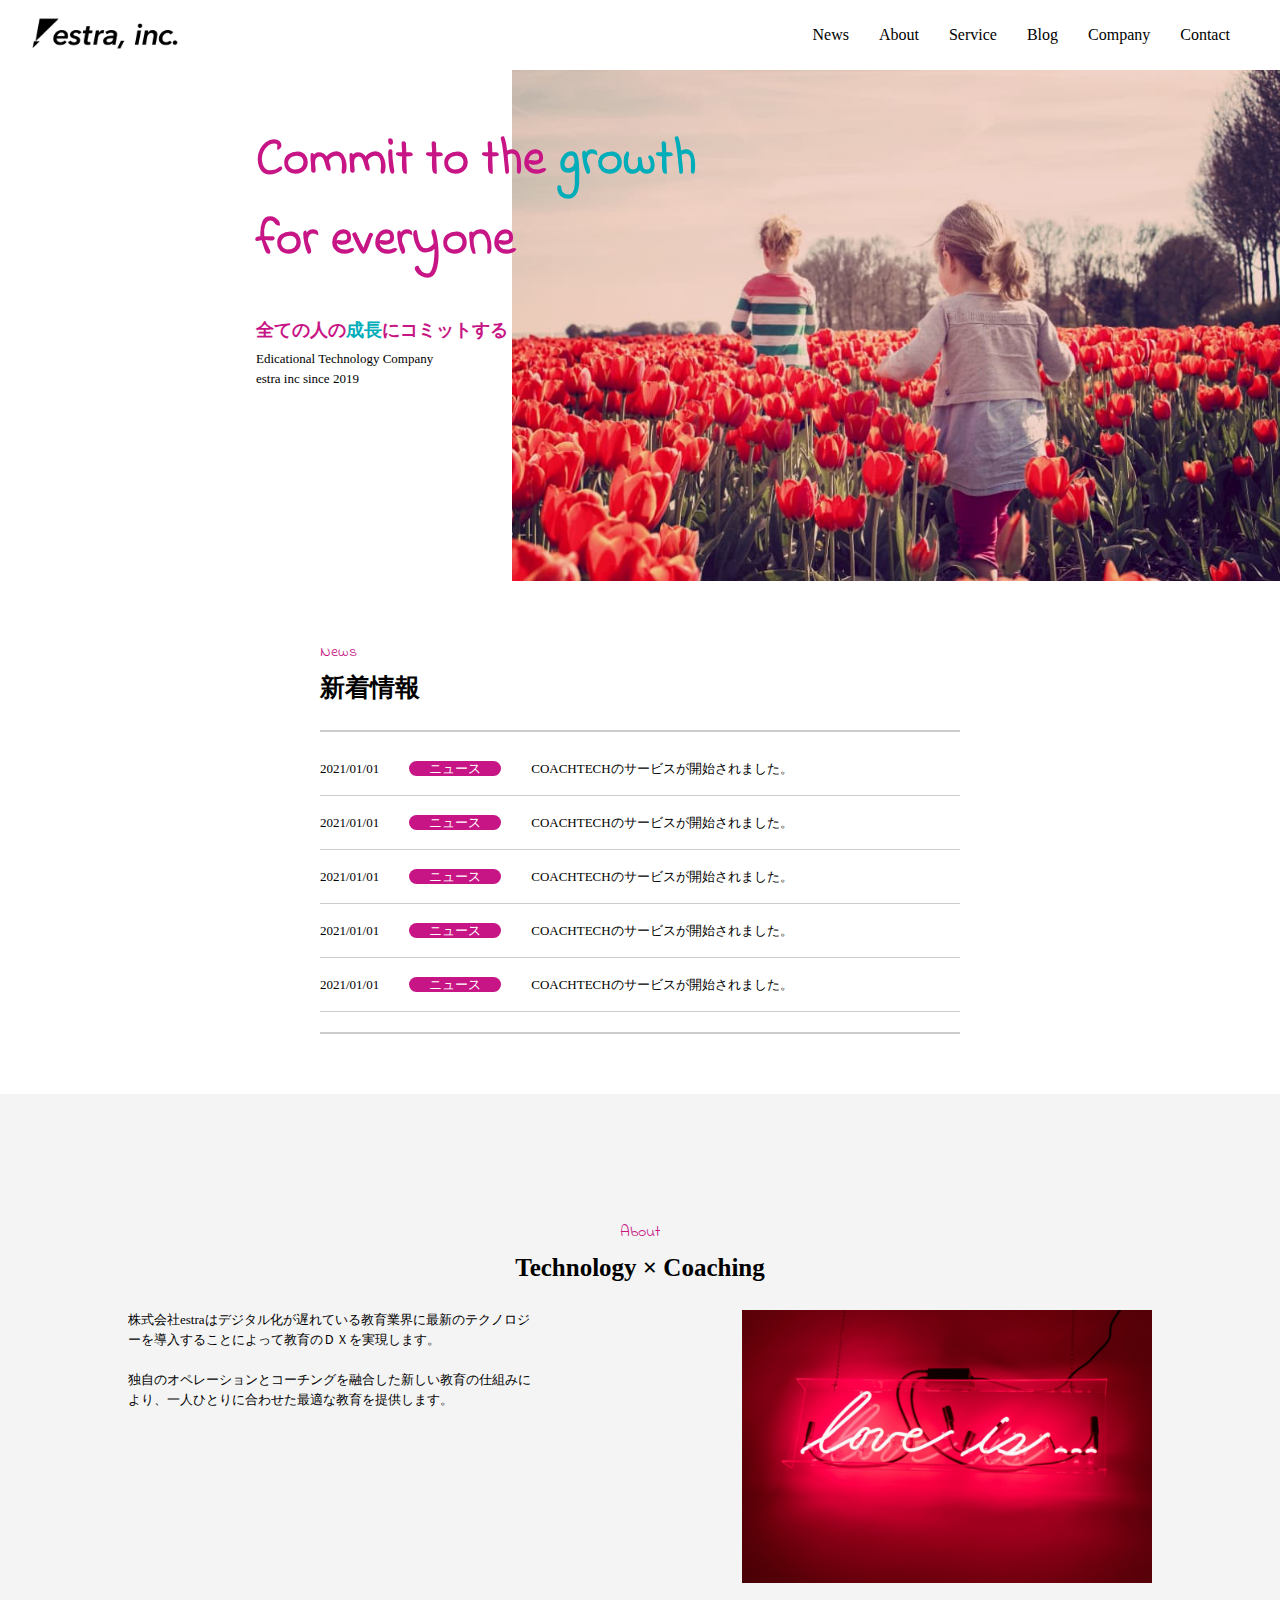
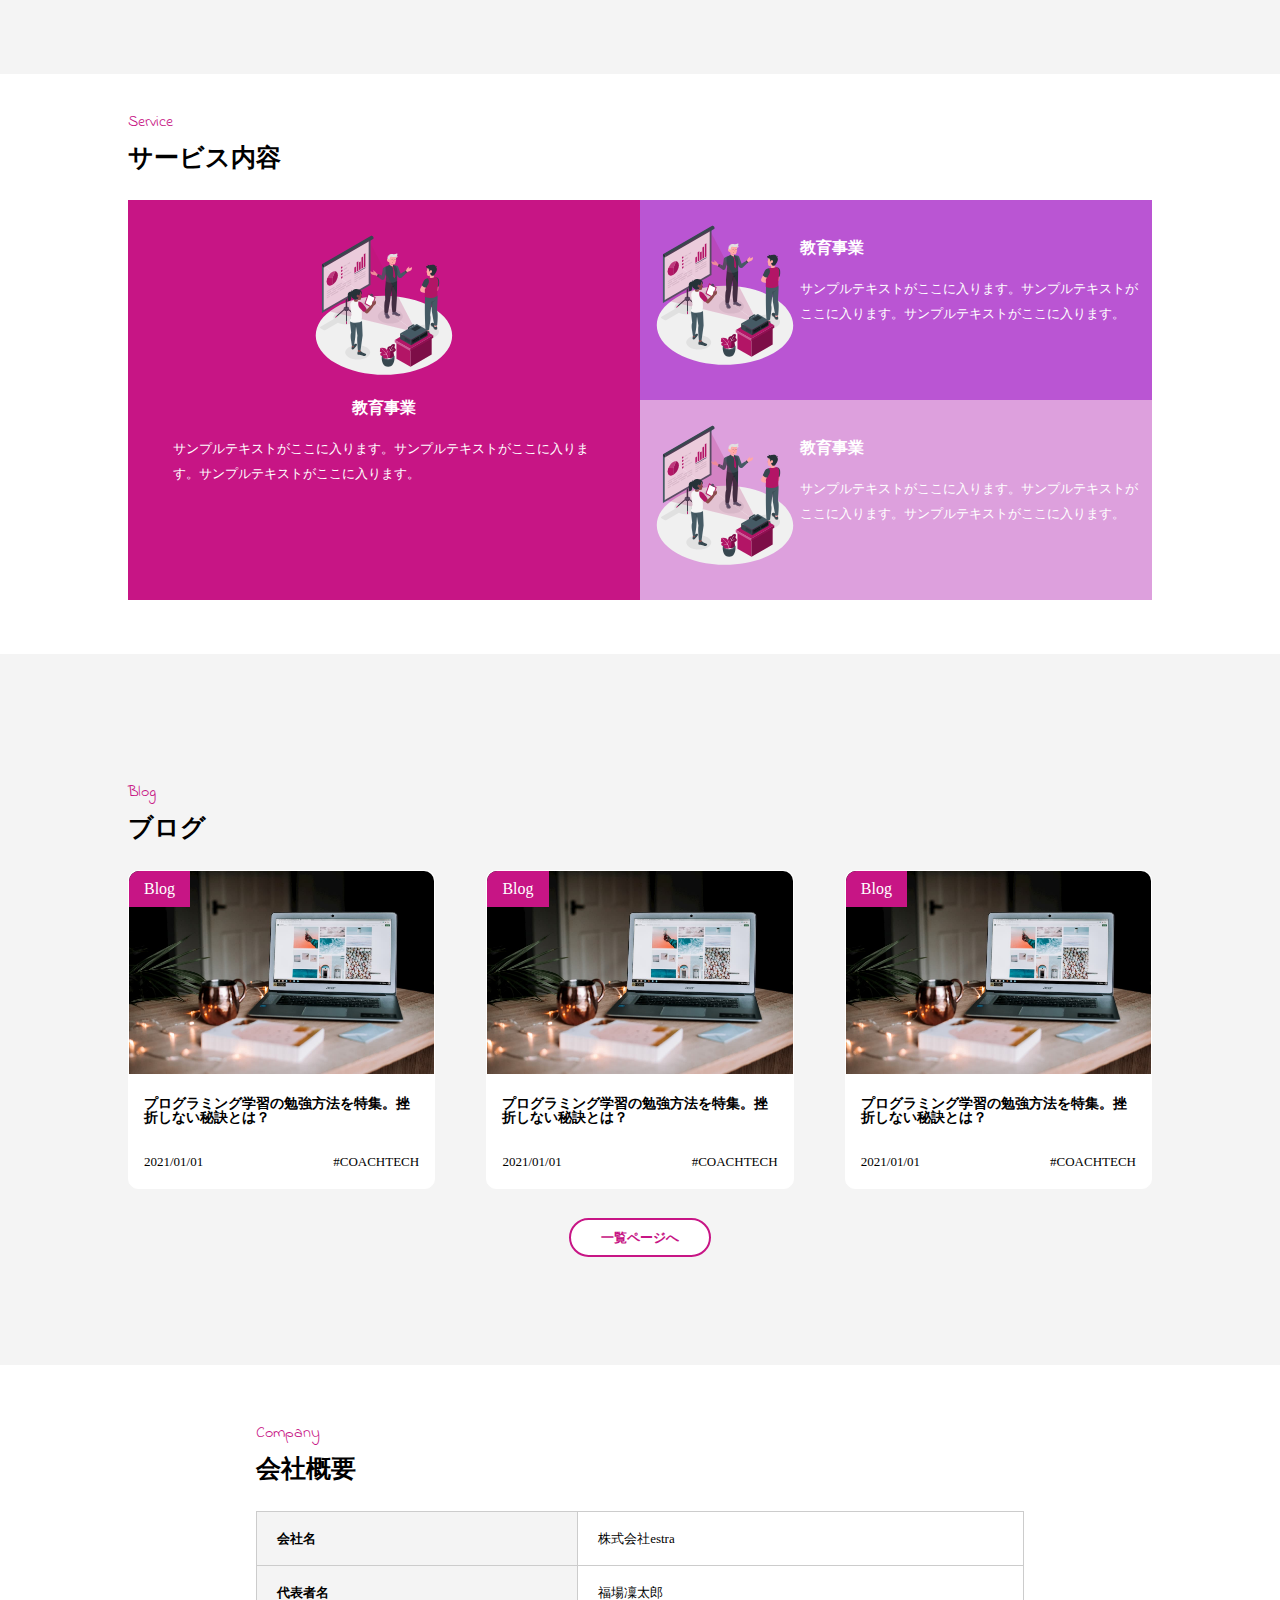
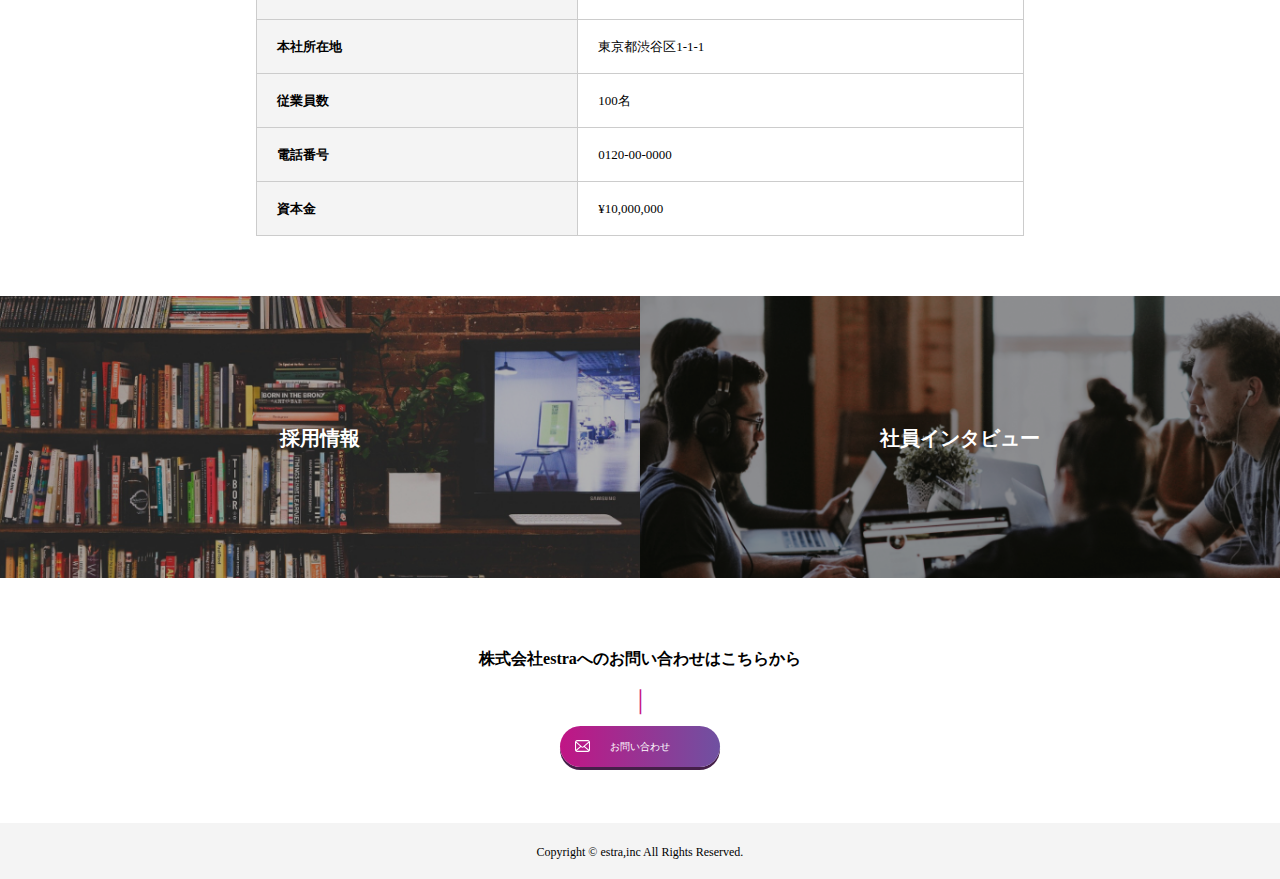
<file: 20210718_takahashi/index.html>
<!DOCTYPE html>
<html lang="ja">

<head>
  <meta charset="UTF-8">
  <meta http-equiv="X-UA-Compatible" content="IE=edge">
  <meta name="viewport" content="width=device-width, initial-scale=1.0">
  <title>株式会社estra</title>
  <link rel="stylesheet" href="./css/reset.css">
  <link rel="stylesheet" href="./css/style.css">
  <link rel="preconnect" href="https://fonts.googleapis.com">
  <link rel="preconnect" href="https://fonts.gstatic.com" crossorigin>
  <link href="https://fonts.googleapis.com/css2?family=Indie+Flower&display=swap" rel="stylesheet">
</head>

<body>
  <header class="header">
    <div class="header-ttl">
      <a href="./index.html">
        <img src="./img/estra_logo.png" alt="estra, inc.">
      </a>
    </div>
    <nav class="header-nav">
      <ul class="header-nav-list">
        <li class="header-nav-item">
          <a href="#news">News</a>
        </li>
        <li class="header-nav-item">
          <a href="#about">About</a>
        </li>
        <li class="header-nav-item">
          <a href="#service">Service</a>
        </li>
        <li class="header-nav-item">
          <a href="#blog">Blog</a>
        </li>
        <li class="header-nav-item">
          <a href="#company">Company</a>
        </li>
        <li class="header-nav-item">
          <a href="#contact">Contact</a>
        </li>
      </ul>
    </nav>
  </header>
  <main class="main">
    <div class="content-header">
      <div class="content-header-img">
        <img src="./img/firstview.jpg" alt="firstview">
      </div>
      <div class="content-header-msg">
        <div class="content-header-msg-main">
          <h1>Commit to the <span>growth</span><br>for everyone</h1>
          <p>全ての人の<span>成長</span>にコミットする</p>
        </div>
        <p class="content-header-msg-sub">
          Edicational Technology Company<br>estra inc since 2019
        </p>
      </div>
    </div>
    <div class="content-item">
      <div class="content-news" id="news">
        <div class="content-ttl">
          <p>News</p>
          <h2>新着情報</h2>
        </div>
        <div class="content-news-topic">
          <dl>
            <dt>2021/01/01<span>ニュース</span></dt>
            <dd>COACHTECHのサービスが開始されました。</dd>
          </dl>
          <dl>
            <dt>2021/01/01<span>ニュース</span></dt>
            <dd>COACHTECHのサービスが開始されました。</dd>
          </dl>
          <dl>
            <dt>2021/01/01<span>ニュース</span></dt>
            <dd>COACHTECHのサービスが開始されました。</dd>
          </dl>
          <dl>
            <dt>2021/01/01<span>ニュース</span></dt>
            <dd>COACHTECHのサービスが開始されました。</dd>
          </dl>
          <dl>
            <dt>2021/01/01<span>ニュース</span></dt>
            <dd>COACHTECHのサービスが開始されました。</dd>
          </dl>
        </div>
      </div>
      <div class="content-back">
        <div class="content-about" id="about">
          <div class="content-ttl">
            <p>About</p>
            <h2>Technology × Coaching</h2>
          </div>
          <div class="content-about-topic">
            <div class="content-about-text">
              <p>株式会社estraはデジタル化が遅れている教育業界に最新のテクノロジーを導入することによって教育のＤＸを実現します。</p>
              <p>独自のオペレーションとコーチングを融合した新しい教育の仕組みにより、一人ひとりに合わせた最適な教育を提供します。</p>
            </div>
            <div class="content-about-img">
              <img src="./img/about.jpg" alt="about">
            </div>
          </div>
        </div>
      </div>
      <div class="content-service" id="service">
        <div class="content-ttl">
          <p>Service</p>
          <h2>サービス内容</h2>
        </div>
        <div class="content-service-header">
          <div class="content-service-item01">
            <div class="content-service-img">
              <img src="./img/service__first.svg" alt="service__first">
            </div>
            <h3 class="content-service-ttl">
              教育事業
            </h3>
            <div class="content-service-text">
              サンプルテキストがここに入ります。サンプルテキストがここに入ります。サンプルテキストがここに入ります。
            </div>
          </div>
          <div class="content-service-item02">
            <div class="content-service-img">
              <img src="./img/service__first.svg" alt="service__first">
            </div>
            <h3 class="content-service-ttl">
              教育事業
            </h3>
            <div class="content-service-text">
              サンプルテキストがここに入ります。サンプルテキストがここに入ります。サンプルテキストがここに入ります。
            </div>
          </div>
          <div class="content-service-item03">
            <div class="content-service-img">
              <img src="./img/service__first.svg" alt="service__first">
            </div>
            <h3 class="content-service-ttl">
              教育事業
            </h3>
            <div class="content-service-text">
              サンプルテキストがここに入ります。サンプルテキストがここに入ります。サンプルテキストがここに入ります。
            </div>
          </div>
        </div>
      </div>
      <div class="content-back">
        <div class="content-blog" id="blog">
          <div class="content-ttl">
            <p>Blog</p>
            <h2>ブログ</h2>
          </div>
          <div class="content-blog-wrapper">
            <div class="content-blog-card">
              <div class="content-blog-header">
                <p>Blog</p>
                <div class="content-blog-img">
                  <img src="./img/blog__first.jpg" alt="blog-first">
                </div>
              </div>
              <div class="content-blog-content">
                <h3 class="content-blog-ttl">
                  プログラミング学習の勉強方法を特集。挫折しない秘訣とは？
                </h3>
                <div class="content-blog-tag">
                  <p>2021/01/01</p>
                  <p>#COACHTECH</p>
                </div>
              </div>
            </div>
            <div class="content-blog-card">
              <div class="content-blog-header">
                <p>Blog</p>
                <div class="content-blog-img">
                  <img src="./img/blog__first.jpg" alt="blog-first">
                </div>
              </div>
              <div class="content-blog-content">
                <h3 class="content-blog-ttl">
                  プログラミング学習の勉強方法を特集。挫折しない秘訣とは？
                </h3>
                <div class="content-blog-tag">
                  <p>2021/01/01</p>
                  <p>#COACHTECH</p>
                </div>
              </div>
            </div>
            <div class="content-blog-card">
              <div class="content-blog-header">
                <p>Blog</p>
                <div class="content-blog-img">
                  <img src="./img/blog__first.jpg" alt="blog-first">
                </div>
              </div>
              <div class="content-blog-content">
                <h3 class="content-blog-ttl">
                  プログラミング学習の勉強方法を特集。挫折しない秘訣とは？
                </h3>
                <div class="content-blog-tag">
                  <p>2021/01/01</p>
                  <p>#COACHTECH</p>
                </div>
              </div>
            </div>
          </div>
          <div class="content-blog-link">
            <a href="">一覧ページへ</a>
          </div>
        </div>
      </div>
      <div class="content-company" id="company">
        <div class="content-ttl">
          <p>Company</p>
          <h2>会社概要</h2>
        </div>
        <table class="content-company-table">
          <tr>
            <th>会社名</th>
            <td>株式会社estra</td>
          </tr>
          <tr>
            <th>代表者名</th>
            <td>福場凜太郎</td>
          </tr>
          <tr>
            <th>本社所在地</th>
            <td>東京都渋谷区1-1-1</td>
          </tr>
          <tr>
            <th>従業員数</th>
            <td>100名</td>
          </tr>
          <tr>
            <th>電話番号</th>
            <td>0120-00-0000</td>
          </tr>
          <tr>
            <th>資本金</th>
            <td>&yen;10,000,000</td>
          </tr>
        </table>
      </div>
    </div>
    <div class="content-contact" id="contact">
      <div class="content-contact-link">
        <div class="content-contact-item">
          <a href="">
            <p>採用情報</p>
            <img src="./img/recruit.png" alt="">
          </a>
        </div>
        <div class="content-contact-item">
          <a href="">
            <p>社員インタビュー</p>
            <img src="./img/interview.png" alt="">
          </a>
        </div>
      </div>
      <div class="content-contact-form">
        <p class="content-contact-form-msg">
          株式会社estraへのお問い合わせはこちらから
        </p>
        <p class="content-contact-form-line">｜</p>
        <a class="form-btn" href="">お問い合わせ</a>
      </div>
    </div>

  </main>
  <footer class="footer">
    <small class="copyright">
      Copyright &copy; estra,inc All Rights Reserved.
    </small>
  </footer>
</body>

</html>
</file>
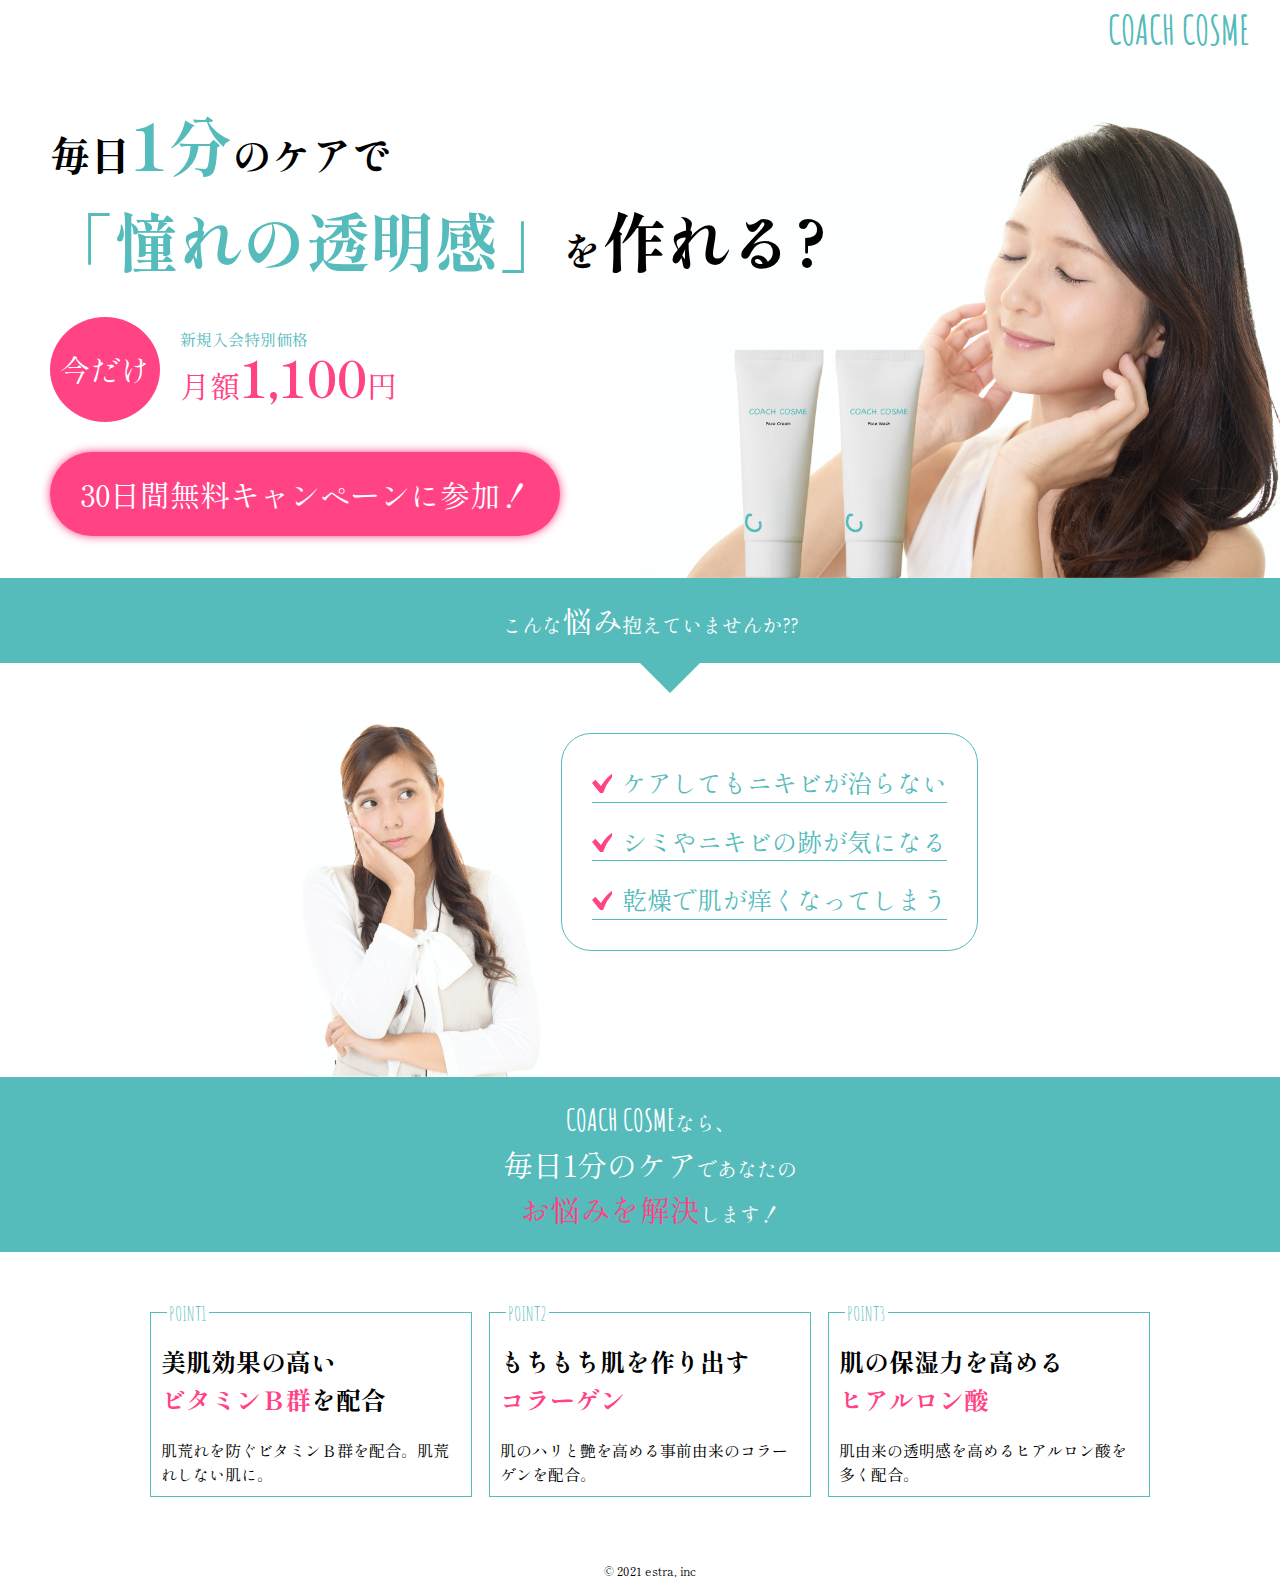
<file: 20210828takahashi/index.html>
<!DOCTYPE html>
<html lang="ja">
<head>
  <meta charset="UTF-8">
  <meta http-equiv="X-UA-Compatible" content="IE=edge">
  <meta name="viewport" content="width=device-width, initial-scale=1.0">
  <title>静的Webデザイン確認テスト</title>
  <link rel="preconnect" href="https://fonts.googleapis.com">
  <link rel="preconnect" href="https://fonts.gstatic.com" crossorigin>
  <link href="https://fonts.googleapis.com/css2?family=Amatic+SC&family=Shippori+Mincho&display=swap" rel="stylesheet">
  <link rel="stylesheet" href="./css/reset.css">
  <link rel="stylesheet" href="./css/index.css">
</head>
<body>
  <header class="header">
    <p class="logo-item header-logo">COACH COSME</p>
  </header>
  <main>
    <div class="firstview">
      <img src="./img/fv.png" alt="#">
      <div class="firstview__desc">
        <h1 class="firstview__desc__title">
          毎日<strong>1分</strong>のケアで<br><strong>「憧れの透明感」</strong>を<strong>作れる?</strong>
        </h1>
        <div class="firstview__desc__price">
          <p class="firstview__desc__price--logo">今だけ</p>
          <div class="firstview__desc__price--msg">
            <p class="firstview__desc__price--msg-top">新規入会特別価格</p>
            <p class="firstview__desc__price--msg-bottom">月額<strong>1,100</strong>円</p>
          </div>
        </div>
        <button class="firstview__desc__btn">30日間無料キャンペーンに参加！</button>
      </div>
    </div>
    <section>
      <div class="main__section-title main__article">
        <p>こんな<strong>悩み</strong>抱えていませんか??</p>
      </div>
      <div class="marin__article__section">
        <div class="main__trouble">
          <img src="./img/trouble-img.png" alt="#">
          <div class="main__trouble__item">
            <ul>
              <li class="main__trouble__list">ケアしてもニキビが治らない</li>
              <li class="main__trouble__list">シミやニキビの跡が気になる</li>
              <li class="main__trouble__list">乾燥で肌が痒くなってしまう</li>
            </ul>
          </div>
        </div>
      </div>
    </section>
    <section>
      <div class="main__section-title main__solution__title">
        <p>
          <strong  class="logo-item">COACH COSME</strong>なら、<br><strong>毎日1分のケア</strong>であなたの<br><strong>お悩みを解決</strong>します！
        </p>
      </div>
      <div class="marin__article__section main__solution">
        <div class="main__solution__wrap">
          <div class="main__solution__card">
            <p class="main__solution__point">POINT1</p>
            <div class="main__solution__card__content">
              <p class="main__solution__card__content--main">美肌効果の高い<br><span>ビタミンＢ群</span>を配合</p>
              <p>肌荒れを防ぐビタミンＢ群を配合。肌荒れしない肌に。</p>
            </div>
          </div>
          <div class="main__solution__card">
            <p class="main__solution__point">POINT2</p>
            <div class="main__solution__card__content">
              <p class="main__solution__card__content--main">もちもち肌を作り出す<br><span>コラーゲン</span></p>
              <p>肌のハリと艶を高める事前由来のコラーゲンを配合。</p>
            </div>
          </div>
          <div class="main__solution__card">
            <p class="main__solution__point">POINT3</p>
            <div class="main__solution__card__content">
              <p class="main__solution__card__content--main">肌の保湿力を高める<br><span>ヒアルロン酸</span></p>
              <p>肌由来の透明感を高めるヒアルロン酸を多く配合。</p>
            </div>
          </div>
        </div>
      </div>
    </section>
  </main>
  <footer class="footer">
    <small>&copy 2021 estra, inc</small>
  </footer>
</body>
</html>
</file>
<file: 20210718_takahashi/css/style.css>
a {
  text-decoration: none;
  color: inherit;
}
.header {
  display: flex;
  justify-content: space-between;
  align-items: center;
  height: 70px;
  padding: 0 30px;
  margin-right: 20px;
  background: transparent;
  color: #000;
}
.header-ttl {
  width: 150px;
}
.header-ttl img {
  width: 100%;
}
.header-nav-list {
  display: flex;
}
.header-nav-item:not(:last-child) {
  margin-right: 30px;
}

/* コンテンツのヘッダ */
.content-header {
  width: 100%;
  position: relative;
}
.content-header-img {
  margin: 0 0 0 auto;
  width: 60%;
}
.content-header-img img {
  width: 100%;
}
.content-header-msg {
  position: absolute;
  top: 10%;
  left: 20%;
}
.content-header-msg-main {
  color: #C71585;
}
.content-header-msg span {
  color: #00adb9;
}
.content-header-msg-main h1 {
  font-size: 50px;
  font-family: 'Indie Flower', cursive;
  line-height: 80px;
}
.content-header-msg-main p {
  font-size: 18px;
  font-weight: bold;
  padding-top: 40px;
}
.content-header-msg-sub {
  font-size: 13px;
  margin: 10px 0;
  line-height: 20px;
}

/* コンテンツのニュース～会社概要 */
.content-item {
  padding: 30px 0;
}

/* コンテンツのタイトル */
.content-ttl {
  margin: 30px 0;
}
.content-ttl p {
  font-family: 'Indie Flower', cursive;
  color: #C71585;
  margin-bottom: 15px;
}
.content-ttl h2 {
  font-size: 25px;
  font-weight: bold;
}
/* コンテンツの背景 */
.content-back {
  background: #f4f4f4;
  padding: 100px 0;
}

/* コンテンツのニュース */
.content-news {
  margin: 0 auto;
  width: 50%;
  height: 450px;
}

.content-news-topic {
  border-top: 2px solid #ccc;
  border-bottom: 2px solid #ccc;
  padding: 10px 0 20px;
  font-size: 13px;
}
.content-news-topic dl {
  border-bottom: 1px solid #ccc;
  padding: 20px 0;
  display: flex;
}

.content-news-topic span {
  background: #C71585;
  color: #fff;
  border-radius: 20px;
  text-align: center;
  padding: 0 20px;
  margin: 0 30px;
}

/* コンテンツのアバウト */
.content-about {
  margin: 0 auto;
  width: 80%;
  height: 350px;
}
.content-about .content-ttl {
  text-align: center;
}
.content-about-topic {
  display: flex;
  justify-content: space-between;
}
.content-about-text {
  width: 40%;
  font-size: 13px;
  line-height: 20px;
}
.content-about-text p {
  margin-bottom: 20px;
}
.content-about-img {
  width: 40%;
}
.content-about-img img {
  width: 100%;
}

/* コンテンツのサービス */
.content-service {
  margin: 40px auto;
  width: 80%;
  height: 500px;
}
.content-service-header {
  display: grid;
  grid-template-rows: 1fr 1fr;
  grid-template-columns: 1fr 1fr;
  color: #fff;
  height: 400px;
}
.content-service-item01 {
  grid-row: 1/3;
  grid-column: 1/2;
  padding: 30px 45px;
  background: #C71585;
}
.content-service-item02 {
  grid-row: 1/2;
  grid-column: 2/3;
  padding: 20px 10px;
  background: #ba55d3;
}
.content-service-item03 {
  grid-row: 2/3;
  grid-column: 2/3;
  padding: 20px 10px;
  background: #dda0dd;
}
.content-service-img {
  width:150px;
  height:150px;
}
.content-service-img img {
  width: 100%;
}
.content-service-ttl {
  font-size: 16px;  
}
.content-service-text {
  font-size: 13px;
  line-height: 25px;  
}
.content-service-item01 .content-service-img {
  margin: 0 auto;
}
.content-service-item01 .content-service-ttl {
  text-align: center;
  margin: 20px 0;
}
.content-service-item02 .content-service-img,
.content-service-item03 .content-service-img {
  float: left;
}
.content-service-item02 .content-service-ttl,
.content-service-item03 .content-service-ttl {
  margin: 20px 0;
  float: both;
}

/* コンテンツのブログ */
.content-blog {
  margin: 0 auto;
  width: 80%;
}

.content-blog-wrapper {
  display: flex;
  justify-content: space-between;
}
.content-blog-card {
  width: 30%;
  cursor: pointer;
  border: 1px solid #fff;
  border-radius: 10px;
  background: #fff;
  margin-bottom: 20px;
  box-sizing: border-box;
}
.content-blog-header {
  position: relative;
}
.content-blog-header p {
  position: absolute;
  background: #C71585;
  color: #fff;
  padding: 10px 15px;
  border-radius: 10px 0 0 0;
}
.content-blog-img {
  width: 100%;
}
.content-blog-img img {
  width: 100%;
  border-radius: 10px 10px 0 0;
}
.content-blog-content {
  padding: 20px 15px;
}
.content-blog-ttl {
  font-size: 14px;  
}
.content-blog-tag {
  margin-top: 30px;
  font-size: 13px;
  display: flex;
  justify-content: space-between;
}
.content-blog-link {
  text-align: center;
  margin: 20px;
}
.content-blog-link a {
  border: 2px solid #C71585;
  border-radius: 30px;
  background: #fff;
  font-weight: bold;
  font-size: 13px;
  color: #C71585;
  padding: 10px 30px;
}

/* コンテンツの会社概要 */
.content-company {
  width: 60%;
  margin: 60px 0 30px 20%;
}
.content-company-table {
  border-collapse: collapse;
  width: 100%;
}
.content-company-table th,
.content-company-table td {
  border: 1px solid #ccc;
  padding: 20px;
  font-size: 13px;
}
.content-company-table th {
  font-weight: bold;
  background: #f4f4f4;
  text-align: left;
}
/* コンテンツのお問い合わせ */
.content-contact-link {
  display: flex;
  width: 100%;
}
.content-contact-item {
  width: 50%;
  position: relative;
}
.content-contact-item p {
  position: absolute;
  top: 50%;
  left: 50%;
  transform: translate(-50%, -50%);
  color: #fff;
  font-weight: bold;
  font-size: 20px;
}
.content-contact-item a img {
  width: 100%;
}
.content-contact-form {
  text-align: center;
  margin: 70px 0;
}
.content-contact-form-msg {
  font-weight: bold;
}
.content-contact-form-line {
  color: #C71585;
  margin: 20px 0 25px;
  font-size: 25px;
}
.form-btn {
  border-radius: 50px;
  padding:15px 50px;
  font-size: 10px;
  color: #fff;
  background: linear-gradient(90deg, #C11585, #6F51A1);
  box-shadow: 0 3px #451F49;
  position: relative;
}
.form-btn::before {
  content: "";
  position: absolute;
  top: 50%;
  left: 15px;
  background: url("../img/mailicon.svg") no-repeat;
  background-size: cover;
  width: 15px;
  height: 15px;
  transform: translate(0 , -50%);
}

/* フッタ */
.footer {
  text-align: center;
  padding: 20px;
  background: #f4f4f4;
}
.copyright {
  font-size: 12px;
}
</file>
<file: 20210828takahashi/css/index.css>
body {
  width: 1300px;
  font-family: "Shippori Mincho", serif;
  line-height: 1.5;
}
li {
  list-style: none;
}

.logo-item {
  font-family: "Amatic SC", cursive;
}
/* header */
.header {
  height: 70px;
}
.header-logo {
  color: #55bbbb;
  text-align: right;
  font-size: 40px;
  margin: 0 50px;
  font-weight: bold;
}
/* main firstview */
.firstview {
  position: relative;
}
.firstview img {
  width: 100%;
  display: block;
}
.firstview__desc {
  position: absolute;
  top: 5%;
  margin-left: 50px;
}
.firstview__desc__title {
  font-size: 40px;
}
.firstview__desc__title {
  font-size: 40px;
}
.firstview__desc__title strong {
  font-size: 64px;
  color: #55bbbb;
}
.firstview__desc__title strong:last-child {
  color: #000;
}
.firstview__desc__price {
  display: flex;
  margin: 30px 0;
}
.firstview__desc__price--logo {
  background: #ff4384;
  display: inline;
  border-radius: 50%;
  color: #fff;
  font-size: 30px;
  padding: 30px 10px;
}
.firstview__desc__price--msg {
  padding: 10px 20px;
  align-items: center;
}
.firstview__desc__price--msg-top {
  color: #55bbbb;
}
.firstview__desc__price--msg-bottom {
  color: #ff4384;
  line-height: 1;
  font-size: 30px;
}
.firstview__desc__price--msg-bottom strong {
  font-size: 50px;
}
.firstview__desc__btn {
  background: #ff4384;
  color: #fff;
  font-size: 30px;
  padding: 20px 30px;
  border: none;
  border-radius: 50px;
  box-shadow: 0 0 10px #ff4384;
  font-family: "Shippori Mincho", serif;
}
/* main セクション共通 */
.main__section-title {
  color: #fff;
  background: #55bbbb;
  padding: 20px;
  text-align: center;
  position: relative;
}
.main__section-title p {
  font-size: 20px;
}
.main__section-title strong {
  font-size: 30px;
  font-weight: 400;
}
.marin__article__section {
  margin: 60px auto 0;
  width: 1000px;
}

/* main 悩み */
.main__section-title.main__article::after {
  position: absolute;
  top: 100%;
  left: 50%;
  content: "";
  margin-left: -10px;
  border: 30px solid transparent;
  border-top: 30px solid #55bbbb;
}
.main__trouble {
  display: flex;
  justify-content: center;
}
.main__trouble__item {
  margin: 10px 20px 60px;
}
.main__trouble__item ul {
  border: 1px solid #55bbbb;
  border-radius: 30px;
  padding: 30px;
}
.main__trouble__list {
  color: #55bbbb;
  border-bottom: 1px solid #55bbbb;
  font-size: 25px;
  margin-bottom: 20px;
}
.main__trouble__list:last-child {
  margin-bottom: 0;
}
.main__trouble__list::before {
  content: "";
  background: url(../img/check.svg);
  background-size: cover;
  width: 20px;
  height: 20px;
  display: inline-block;
  top: 50%;
  margin-right: 10px;
}

/* main 解決 */
.main__section-title .logo-item {
  font-weight: bold;
}
.main__solution__title strong:last-child {
  color: #ff4384;
}
.main__solution {
  margin-bottom: 60px;
}
.main__solution__wrap {
  display: flex;
  justify-content: space-between;
}
.main__solution__card {
  width: 32%;
  border: 1px solid #55bbbb;
  position: relative;
}
.main__solution__point {
  position: absolute;
  display: inline;
  top: -8%;
  left: 5%;
  background-color: #fff;
  color: #55bbbb;
  font-family: "Amatic SC", cursive;
  font-size: 20px;
  padding: 0 2px;
}
.main__solution__card__content {
  padding: 30px 10px 10px;
}
.main__solution__card__content--main {
  font-size: 25px;
  font-weight: bold;
  margin-bottom: 20px;
}
.main__solution__card__content--main span {
  color: #ff4384;
}
/* footer */
.footer {
  text-align: center;
}
.footer small {
  font-size: 12px;
}
</file>
